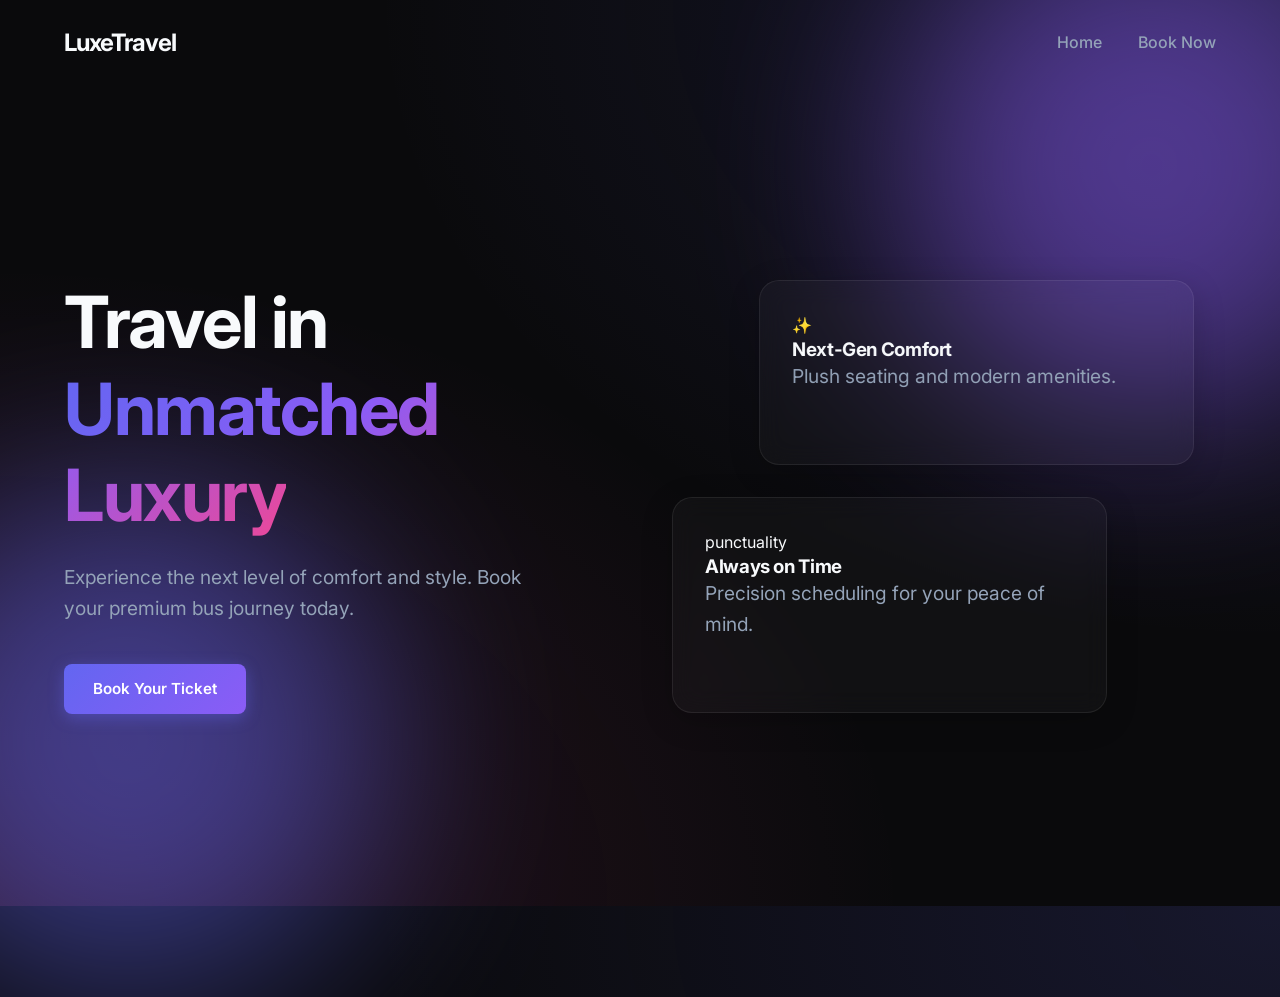
<file: frontend/index.html>
<!DOCTYPE html>
<html lang="en">
<head>
    <meta charset="UTF-8">
    <meta name="viewport" content="width=device-width, initial-scale=1.0">
    <title>LuxeTravel | Premium Bus Booking</title>
    <link href="https://fonts.googleapis.com/css2?family=Inter:wght@300;400;600;700&display=swap" rel="stylesheet">
    <link rel="stylesheet" href="./styles.css">
</head>
<body>
    <div class="blob-c blob-1"></div>
    <div class="blob-c blob-2"></div>

    <nav class="navbar">
        <div class="logo">LuxeTravel</div>
        <div class="nav-links">
            <a href="./index.html">Home</a>
            <a href="./booking.html">Book Now</a>
        </div>
    </nav>

    <main class="hero">
        <div class="hero-content">
            <h1>Travel in <span class="highlight">Unmatched Luxury</span></h1>
            <p>Experience the next level of comfort and style. Book your premium bus journey today.</p>
            <a href="./booking.html" class="btn btn-primary">Book Your Ticket</a>
        </div>
        <div class="hero-image">
            <div class="glass-card decorative-card">
                 <div class="icon">✨</div>
                 <h3>Next-Gen Comfort</h3>
                 <p>Plush seating and modern amenities.</p>
            </div>
            <div class="glass-card decorative-card offset">
                 <div class="icon"> punctuality</div>
                 <h3>Always on Time</h3>
                 <p>Precision scheduling for your peace of mind.</p>
            </div>
        </div>
    </main>

    <script src="./app.js"></script>
</body>
</html>
</file>
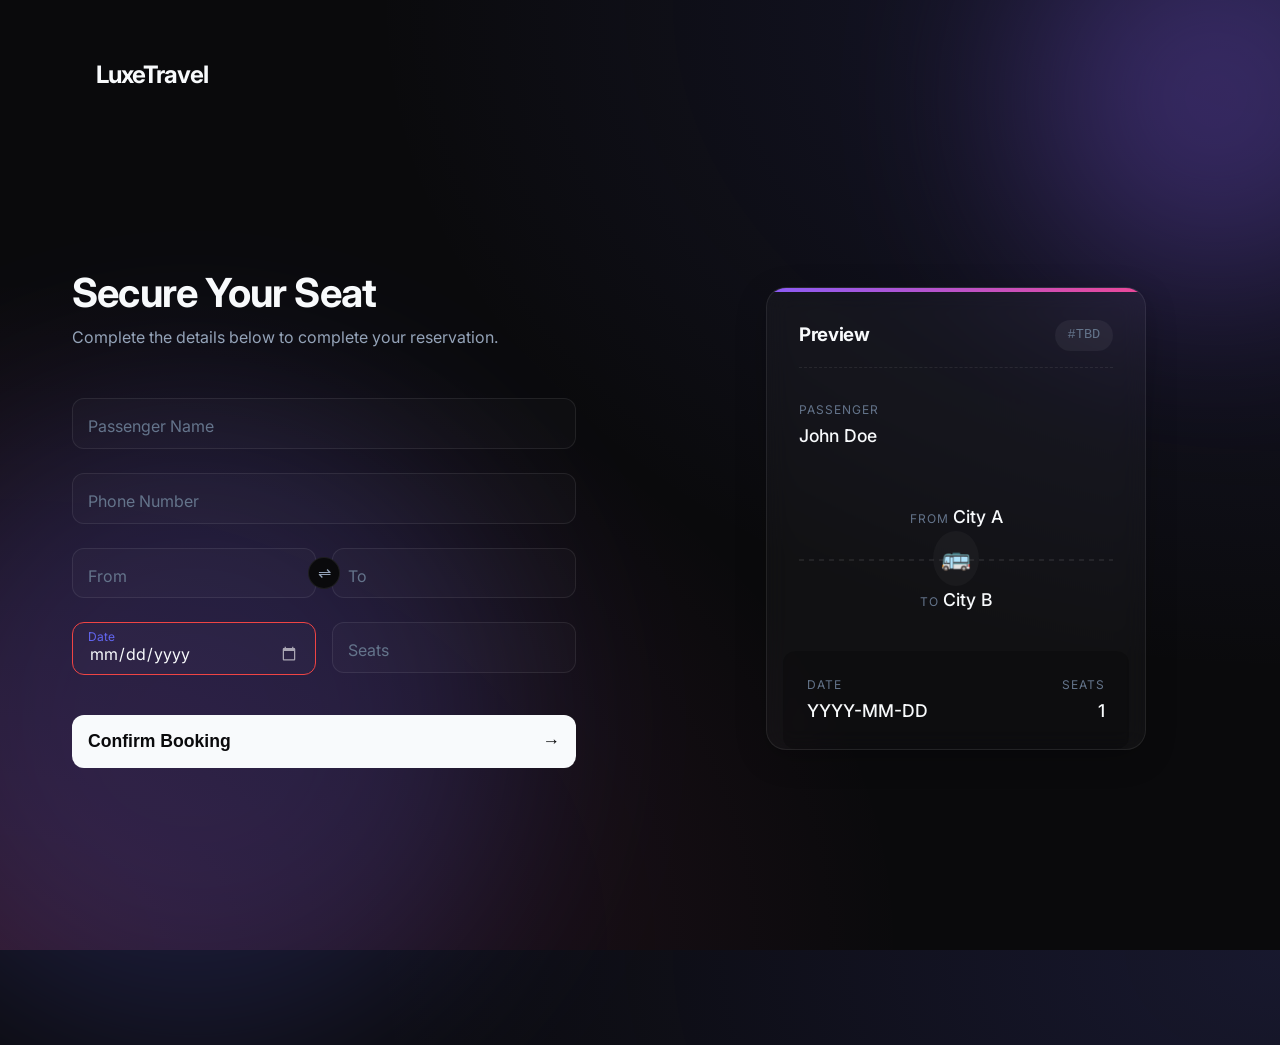
<file: frontend/booking.html>
<!DOCTYPE html>
<html lang="en">
<head>
    <meta charset="UTF-8">
    <meta name="viewport" content="width=device-width, initial-scale=1.0">
    <title>Book Ticket | LuxeTravel</title>
    <link href="https://fonts.googleapis.com/css2?family=Inter:wght@300;400;500;600;700&display=swap" rel="stylesheet">
    <link rel="stylesheet" href="./styles.css">
</head>
<body class="booking-grid">
    <div class="blob-c blob-1 sm"></div>
    <div class="blob-c blob-2 lg"></div>

    <nav class="navbar static">
        <a href="./index.html" class="logo">LuxeTravel</a>
    </nav>

    <div class="container split-screen">
        <!-- Form Section -->
        <section class="form-section">
            <h2 class="title">Secure Your Seat</h2>
            <p class="subtitle">Complete the details below to complete your reservation.</p>
            
            <form id="booking-form" class="glass-form">
                <div class="input-group">
                    <input type="text" id="name" required placeholder=" ">
                    <label>Passenger Name</label>
                </div>
                
                <div class="input-group">
                    <input type="tel" id="phone" pattern="[0-9]{10}" required placeholder=" ">
                    <label>Phone Number</label>
                    <span class="error-msg">must be 10 digits</span>
                </div>

                <div class="row">
                    <div class="input-group half">
                        <input type="text" id="from" required placeholder=" ">
                        <label>From</label>
                    </div>
                    <div class="icon-swap">⇌</div>
                    <div class="input-group half">
                        <input type="text" id="to" required placeholder=" ">
                        <label>To</label>
                    </div>
                </div>

                <div class="row">
                    <div class="input-group half">
                        <input type="date" id="date" required placeholder=" ">
                        <label class="active-label">Date</label>
                    </div>
                    <div class="input-group half">
                        <input type="number" id="seats" min="1" max="10" required placeholder=" ">
                        <label>Seats</label>
                    </div>
                </div>

                <button type="submit" class="submit-btn" id="submitBtn">
                    Confirm Booking <span class="arrow">→</span>
                </button>
            </form>
            
            <div id="loader" class="hidden">
                 <div class="spinner"></div> Processing...
            </div>
            
            <div id="status-message"></div>
        </section>

        <!-- Preview Panel -->
        <section class="preview-panel">
            <div class="ticket-preview glass-card">
                <div class="header">
                    <h3>Preview</h3>
                    <div class="id-stub" id="prev-id">#TBD</div>
                </div>
                
                <div class="preview-details">
                     <div class="dt-block">
                         <span>Passenger</span>
                         <strong id="prev-name">John Doe</strong>
                     </div>
                     
                     <div class="dt-block route">
                         <div class="loc">
                             <span class="lbl">From</span>
                             <strong id="prev-from">City A</strong>
                         </div>
                         <div class="car-ico">🚌</div>
                         <div class="loc text-right">
                             <span class="lbl">To</span>
                             <strong id="prev-to">City B</strong>
                         </div>
                     </div>
                     
                     <div class="dt-bottom">
                          <div class="dt-block">
                              <span>Date</span>
                              <strong id="prev-date">YYYY-MM-DD</strong>
                          </div>
                          <div class="dt-block text-right">
                              <span>Seats</span>
                              <strong id="prev-seats">1</strong>
                          </div>
                     </div>
                </div>
                
                 <!-- Success View -->
                 <div id="success-view" class="hidden text-center fade-in">
                     <div class="check-circle">✓</div>
                     <h4>Booking Confirmed!</h4>
                     <p>Your ticket is ready.</p>
                     <div class="actions mt-3">
                         <button id="downloadBtn" class="btn btn-outline mr-2">Download</button>
                         <button id="printBtn" class="btn btn-primary">Print Ticket</button>
                     </div>
                 </div>
            </div>
        </section>
    </div>

    <!-- Printable Area (Hidden normally) -->
    <div id="print-area" class="hidden print-only">
        <!-- Content injected by JS -->
    </div>

    <script src="./app.js"></script>
</body>
</html>
</file>
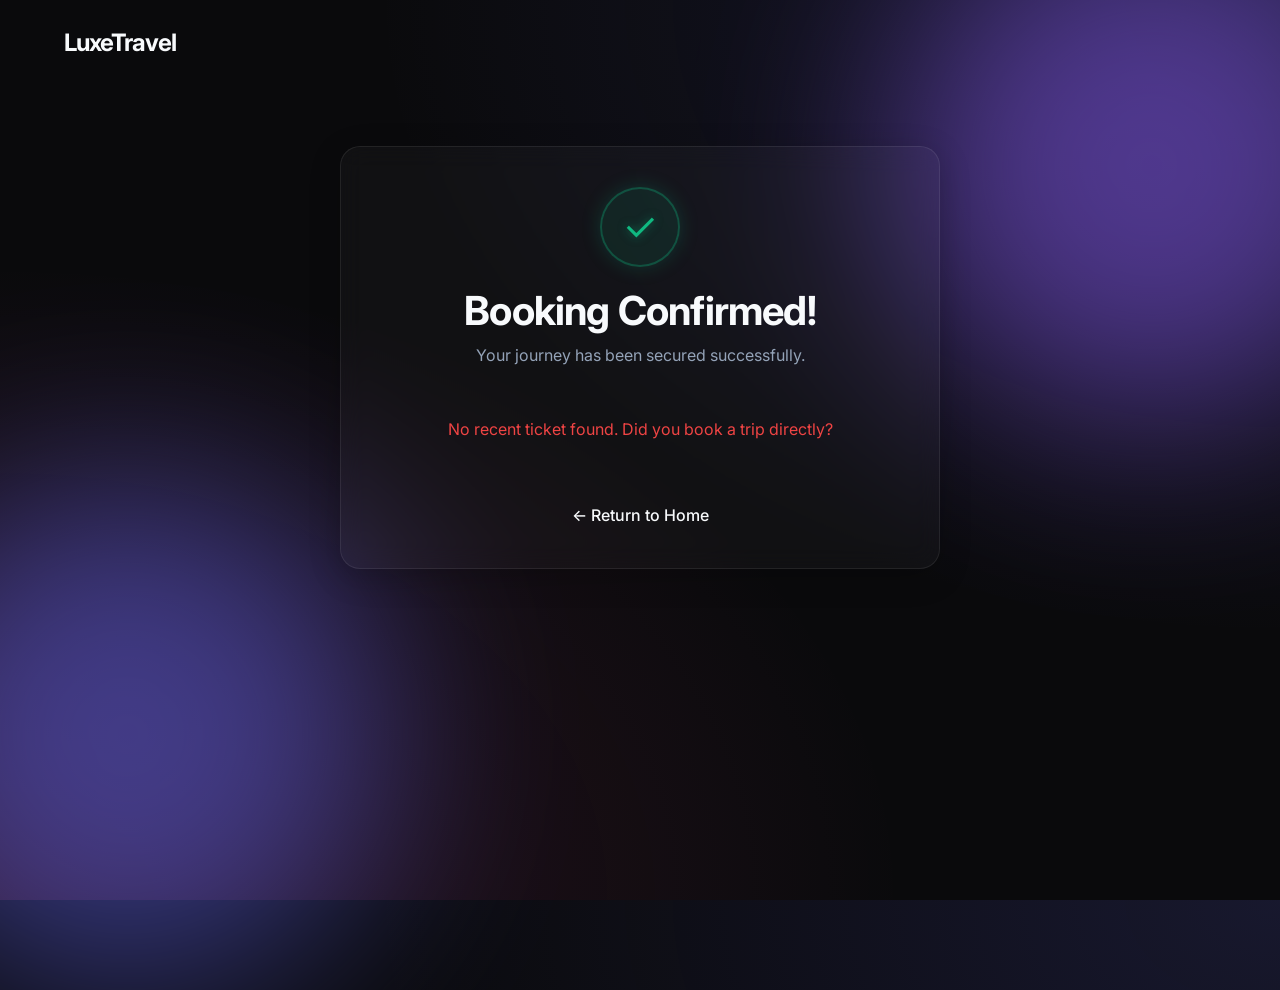
<file: frontend/success.html>
<!DOCTYPE html>
<html lang="en">
<head>
    <meta charset="UTF-8">
    <meta name="viewport" content="width=device-width, initial-scale=1.0">
    <title>Booking Success | LuxeTravel</title>
    <link href="https://fonts.googleapis.com/css2?family=Inter:wght@300;400;500;600;700&display=swap" rel="stylesheet">
    <link rel="stylesheet" href="./styles.css">
    <style>
        .success-page .success-container {
            max-width: 600px;
            margin: 60px auto;
            text-align: center;
            padding: 40px;
        }
        .check-circle {
            width: 80px;
            height: 80px;
            background: rgba(16, 185, 129, 0.1);
            color: #10B981;
            border-radius: 50%;
            display: flex;
            align-items: center;
            justify-content: center;
            font-size: 40px;
            margin: 0 auto 20px;
            border: 2px solid rgba(16, 185, 129, 0.3);
            text-shadow: 0 0 10px rgba(16,185,129,0.5);
            animation: popIn 0.8s cubic-bezier(0.175, 0.885, 0.32, 1.275) forwards;
        }
        @keyframes popIn {
            0% { transform: scale(0); opacity: 0; }
            100% { transform: scale(1); opacity: 1; }
        }
        .ticket-info pre {
            background: rgba(0, 0, 0, 0.4);
            border: 1px dashed rgba(255, 255, 255, 0.2);
            padding: 20px;
            border-radius: 12px;
            white-space: pre-wrap;
            font-family: 'Courier New', Courier, monospace;
            font-size: 0.95rem;
            color: var(--text);
            margin-top: 20px;
        }
        .action-buttons {
            display: flex;
            gap: 15px;
            justify-content: center;
            margin-top: 30px;
        }
        
        @media print {
            body * {
                visibility: hidden;
            }
            #print-area, #print-area * {
                visibility: visible;
            }
            #print-area {
                position: absolute;
                left: 0;
                top: 0;
                width: 100%;
                color: black;
            }
            #print-area pre {
                color: black !important;
                background: white !important;
                border: none !important;
            }
        }
    </style>
</head>
<body class="success-page">
    <div class="blob-c blob-1"></div>
    <div class="blob-c blob-2"></div>

    <nav class="navbar static">
        <a href="./index.html" class="logo">LuxeTravel</a>
    </nav>

    <div class="container">
        <div class="success-container glass-card">
            <div class="check-circle">✓</div>
            <h2 class="title">Booking Confirmed!</h2>
            <p class="subtitle mt-2">Your journey has been secured successfully.</p>
            
            <div id="ticket-info" class="ticket-info text-left">
                <!-- dynamic ticket text -->
                <p>Loading ticket details...</p>
            </div>

            <div class="action-buttons">
                <button id="downloadBtn" class="btn btn-primary">Download Pass</button>
                <button id="printBtn" class="btn btn-outline">Print Ticket</button>
            </div>
            
            <div class="mt-4" style="margin-top: 30px;">
                <a href="./index.html" style="color: var(--accent); text-decoration: none; font-weight: 500;">← Return to Home</a>
            </div>
        </div>
    </div>

    <!-- Printable Area -->
    <div id="print-area" class="print-only"></div>

    <script>
        document.addEventListener('DOMContentLoaded', () => {
            const ticketData = sessionStorage.getItem('finalTicket');
            const info = document.getElementById('ticket-info');
            const printArea = document.getElementById('print-area');
            
            if (ticketData) {
                const formattedContent = `<pre>${ticketData}</pre>`;
                info.innerHTML = formattedContent;
                printArea.innerHTML = formattedContent;
                
                document.getElementById('downloadBtn').addEventListener('click', () => {
                     const blob = new Blob([ticketData], { type: 'text/plain' });
                     const url = window.URL.createObjectURL(blob);
                     const a = document.createElement('a');
                     a.href = url;
                     // Extract ID for filename if possible
                     const idMatch = ticketData.match(/Booking ID:\s*(T\d+)/);
                     const id = idMatch ? idMatch[1] : 'Unknown';
                     
                     a.download = `LuxeTravel_Ticket_${id}.txt`;
                     document.body.appendChild(a);
                     a.click();
                     window.URL.revokeObjectURL(url);
                });

                document.getElementById('printBtn').addEventListener('click', () => {
                    window.print();
                });
            } else {
                info.innerHTML = "<p style='color:var(--err)'>No recent ticket found. Did you book a trip directly?</p>";
                document.getElementById('downloadBtn').style.display = 'none';
                document.getElementById('printBtn').style.display = 'none';
            }
        });
    </script>
</body>
</html>
</file>
<file: frontend/styles.css>
/* 
 * LuxeTravel - Premium Bus Booking OS
 * UI/UX System CSS
 */

:root {
    --bg-base: #0a0a0c;
    --acc-prim: #6366f1;
    --acc-sec: #8b5cf6;
    --acc-ter: #ec4899;
    --glow: rgba(99, 102, 241, 0.4);
    --glass-bg: rgba(255, 255, 255, 0.03);
    --glass-br: rgba(255, 255, 255, 0.08);
    --text-prim: #f8fafc;
    --text-sec: #94a3b8;
    --text-mut: #64748b;
    --err: #ef4444;
    --succ: #10b981;
}

* {
    box-sizing: border-box;
    margin: 0;
    padding: 0;
}

body {
    font-family: 'Inter', sans-serif;
    background-color: var(--bg-base);
    color: var(--text-prim);
    line-height: 1.6;
    min-height: 100vh;
    overflow-x: hidden;
    position: relative;
    background-image: 
        radial-gradient(ellipse at top right, rgba(99, 102, 241, 0.15), transparent 50%),
        radial-gradient(ellipse at bottom left, rgba(236, 72, 153, 0.15), transparent 50%);
}

/* Typography elements */
h1, h2, h3 { line-height: 1.2; letter-spacing: -0.02em; }
.highlight {
    background: linear-gradient(135deg, var(--acc-prim), var(--acc-sec), var(--acc-ter));
    -webkit-background-clip: text;
    -webkit-text-fill-color: transparent;
}

/* Animations & Components */
.blob-c {
    position: absolute; width: 40vw; height: 40vw; 
    border-radius: 50%; filter: blur(100px); 
    z-index: -1; opacity: 0.5; animation: drift 20s infinite alternate linear;
}
.blob-1 { top: -10%; right: -10%; background: var(--acc-sec); }
.blob-2 { bottom: -10%; left: -10%; background: var(--acc-prim); animation-delay: -10s; }
.blob-c.sm { width: 30vw; height: 30vw; opacity: 0.3; }
.blob-c.lg { width: 50vw; height: 50vw; opacity: 0.2; }

@keyframes drift {
    0% { transform: translate(0, 0) scale(1); }
    100% { transform: translate(50px, -50px) scale(1.1); }
}

/* Navbar */
.navbar {
    display: flex; justify-content: space-between; align-items: center;
    padding: 1.5rem 4rem; width: 100%; top: 0; z-index: 100;
}
.nav-links a { color: var(--text-sec); text-decoration: none; margin-left: 2rem; transition: color 0.3s; font-weight: 500; }
.nav-links a:hover { color: var(--text-prim); }
.logo { font-size: 1.5rem; font-weight: 700; color: var(--text-prim); letter-spacing: -1px; text-decoration: none; }

/* Buttons */
.btn {
    display: inline-flex; align-items: center; justify-content: center;
    padding: 0.8rem 1.8rem; border-radius: 8px; font-weight: 600; cursor: pointer;
    transition: all 0.3s cubic-bezier(0.4, 0, 0.2, 1);
    text-decoration: none; font-size: 0.95rem; border: none;
}
.btn-primary { background: linear-gradient(135deg, var(--acc-prim), var(--acc-sec)); color: white; box-shadow: 0 4px 15px var(--glow); }
.btn-primary:hover { transform: translateY(-2px); box-shadow: 0 8px 25px var(--glow); }
.btn-outline { background: transparent; border: 1px solid var(--glass-br); color: var(--text-prim); }
.btn-outline:hover { background: var(--glass-bg); border-color: var(--text-sec); }

/* Home Hero */
.hero {
    display: grid; grid-template-columns: 1fr 1fr; gap: 4rem; 
    padding: 4rem 4rem; align-items: center; min-height: calc(100vh - 80px);
}
.hero h1 { font-size: 4.5rem; margin-bottom: 1.5rem; font-weight: 700; }
.hero p { font-size: 1.2rem; color: var(--text-sec); margin-bottom: 2.5rem; max-width: 480px; }
.hero-image { position: relative; display: flex; flex-direction: column; gap: 2rem; }
.glass-card {
    background: var(--glass-bg); backdrop-filter: blur(12px); border: 1px solid var(--glass-br);
    border-radius: 20px; padding: 2rem;  box-shadow: 0 8px 32px rgba(0,0,0,0.2);
}
.decorative-card { width: 80%; transform: translateX(20%); transition: transform 0.5s; cursor: default; }
.decorative-card.offset { transform: translateX(0); }
.decorative-card:hover { transform: translateY(-5px) translateX(20%); border-color: rgba(255,255,255,0.2); }
.decorative-card.offset:hover { transform: translateY(-5px) translateX(0); border-color: rgba(255,255,255,0.2); }

/* Forms & Inputs */
.booking-grid { padding: 2rem; }
.split-screen { display: grid; grid-template-columns: 1fr 1fr; gap: 4rem; max-width: 1200px; margin: 0 auto; min-height: calc(100vh - 100px);}
.form-section { display: flex; flex-direction: column; justify-content: center; z-index: 10; padding: 2rem; }
.preview-panel { display: flex; align-items: center; justify-content: center; }

.title { font-size: 2.5rem; margin-bottom: 0.5rem; }
.subtitle { color: var(--text-sec); margin-bottom: 3rem; }

.glass-form {
    display: flex; flex-direction: column; gap: 1.5rem; width: 100%;
}
.row { display: flex; gap: 1rem; position: relative; }
.half { flex: 1; }

.input-group { position: relative; width: 100%; display: flex; flex-direction: column; }
.input-group input {
    width: 100%; padding: 1.2rem 1rem 0.6rem; border-radius: 12px;
    background: rgba(255,255,255,0.02); border: 1px solid var(--glass-br);
    color: var(--text-prim); font-size: 1rem; font-family: inherit;
    transition: border-color 0.3s, background 0.3s;
}
.input-group input:focus { outline: none; border-color: var(--acc-prim); background: rgba(255,255,255,0.05); }

.input-group label {
    position: absolute; left: 1rem; top: 1rem; transform: translateY(0);
    color: var(--text-mut); pointer-events: none; transition: all 0.2s ease-out;
    font-size: 1rem; background: transparent; padding: 0;
}
.input-group input:focus ~ label, .input-group input:not(:placeholder-shown) ~ label, .active-label {
    top: 0.4rem; font-size: 0.75rem; color: var(--acc-prim); transform: translateY(-10%);
}
.input-group input[type="date"]::-webkit-calendar-picker-indicator { filter: invert(1); cursor: pointer; opacity: 0.6; }
.input-group input[type="date"]::-webkit-calendar-picker-indicator:hover { opacity: 1; }

.error-msg { position: absolute; bottom: -1.2rem; right: 0; font-size: 0.75rem; color: var(--err); opacity: 0; transition: opacity 0.3s; }
.input-group input:invalid:not(:placeholder-shown) { border-color: var(--err); }
.input-group input:invalid:not(:placeholder-shown) ~ .error-msg { opacity: 1; }

.icon-swap { position: absolute; left: 50%; top: 50%; transform: translate(-50%, -50%); width: 32px; height: 32px; background: var(--bg-base); border-radius: 50%; display: flex; align-items: center; justify-content: center; border: 1px solid var(--glass-br); color: var(--text-sec); z-index: 5; }

.submit-btn {
    margin-top: 1rem; background: var(--text-prim); color: var(--bg-base); border: none; padding: 1rem; border-radius: 12px; font-weight: 600; font-size: 1.1rem; cursor: pointer; transition: all 0.3s; display: flex; justify-content: space-between; align-items: center;
}
.submit-btn:hover { background: white; transform: translateY(-2px); box-shadow: 0 10px 30px rgba(255,255,255,0.1); }
.submit-btn .arrow { transition: transform 0.3s; }
.submit-btn:hover .arrow { transform: translateX(5px); }

/* Preview Card */
.ticket-preview {
    width: 380px; position: relative; overflow: hidden; min-height: 450px;
    display: flex; flex-direction: column; transition: all 0.4s cubic-bezier(0.175, 0.885, 0.32, 1.275);
}
.ticket-preview::before { content: ''; position: absolute; top: 0; left: 0; right: 0; height: 4px; background: linear-gradient(to right, var(--acc-sec), var(--acc-ter)); }

.ticket-preview .header { display: flex; justify-content: space-between; align-items: center; margin-bottom: 2rem; border-bottom: 1px dashed var(--glass-br); padding-bottom: 1rem; }
.ticket-preview .id-stub { background: rgba(255,255,255,0.05); padding: 0.3rem 0.8rem; border-radius: 20px; font-family: monospace; font-size: 0.85rem; color: var(--text-mut); }

.preview-details { display: flex; flex-direction: column; gap: 1.8rem; flex-grow: 1; transition: opacity 0.3s; }
.dt-block { display: flex; flex-direction: column; }
.dt-block span { font-size: 0.75rem; text-transform: uppercase; letter-spacing: 1px; color: var(--text-mut); margin-bottom: 0.2rem; }
.dt-block strong { font-size: 1.1rem; font-weight: 500; }

.route { display: flex; justify-content: space-between; align-items: center; position: relative; padding: 1.5rem 0; }
.car-ico { color: var(--acc-prim); font-size: 1.5rem; position: relative; z-index: 2; background: var(--glass-bg); padding: 0.5rem; border-radius: 50%; }
.route::after { content: ''; position: absolute; left: 0; right: 0; top: 50%; height: 2px; background: repeating-linear-gradient(to right, var(--glass-br) 0, var(--glass-br) 5px, transparent 5px, transparent 10px); z-index: 1; }
.text-right { text-align: right; }
.dt-bottom { display: flex; justify-content: space-between; margin-top: auto; background: rgba(0,0,0,0.2); padding: 1.5rem; border-radius: 12px; margin: -1rem -1rem -2rem; }

/* Utilities */
.hidden { display: none !important; }
.fade-in { animation: fadeIn 0.5s ease-out forwards; }
@keyframes fadeIn { from { opacity: 0; transform: translateY(10px); } to { opacity: 1; transform: translateY(0); } }

/* Success State */
#success-view { height: 100%; display: flex; flex-direction: column; align-items: center; justify-content: center; flex-grow: 1; }
.check-circle { width: 60px; height: 60px; border-radius: 50%; background: rgba(16,185,129,0.1); color: var(--succ); display: flex; align-items: center; justify-content: center; font-size: 30px; margin-bottom: 1rem; border: 2px solid var(--succ); box-shadow: 0 0 20px rgba(16,185,129,0.2); animation: pop 0.5s cubic-bezier(0.175, 0.885, 0.32, 1.275); }
@keyframes pop { 0% { transform: scale(0.5); opacity: 0; } 100% { transform: scale(1); opacity: 1; } }
.mt-3 { margin-top: 1.5rem; }
.mr-2 { margin-right: 0.5rem; }

/* Loader */
.spinner { border: 3px solid var(--glass-br); border-top: 3px solid var(--acc-prim); border-radius: 50%; width: 20px; height: 20px; animation: spin 1s linear infinite; display: inline-block; vertical-align: middle; margin-right: 10px; }
@keyframes spin { 0% { transform: rotate(0deg); } 100% { transform: rotate(360deg); } }

/* Print Styles */
@media print {
    body * { visibility: hidden; }
    #print-area, #print-area * { visibility: visible; }
    #print-area { position: absolute; left: 0; top: 0; width: 100%; color: black !important; font-family: monospace; font-size: 14pt; line-height: 1.8; margin: 2rem; background: white !important; }
}
</file>
